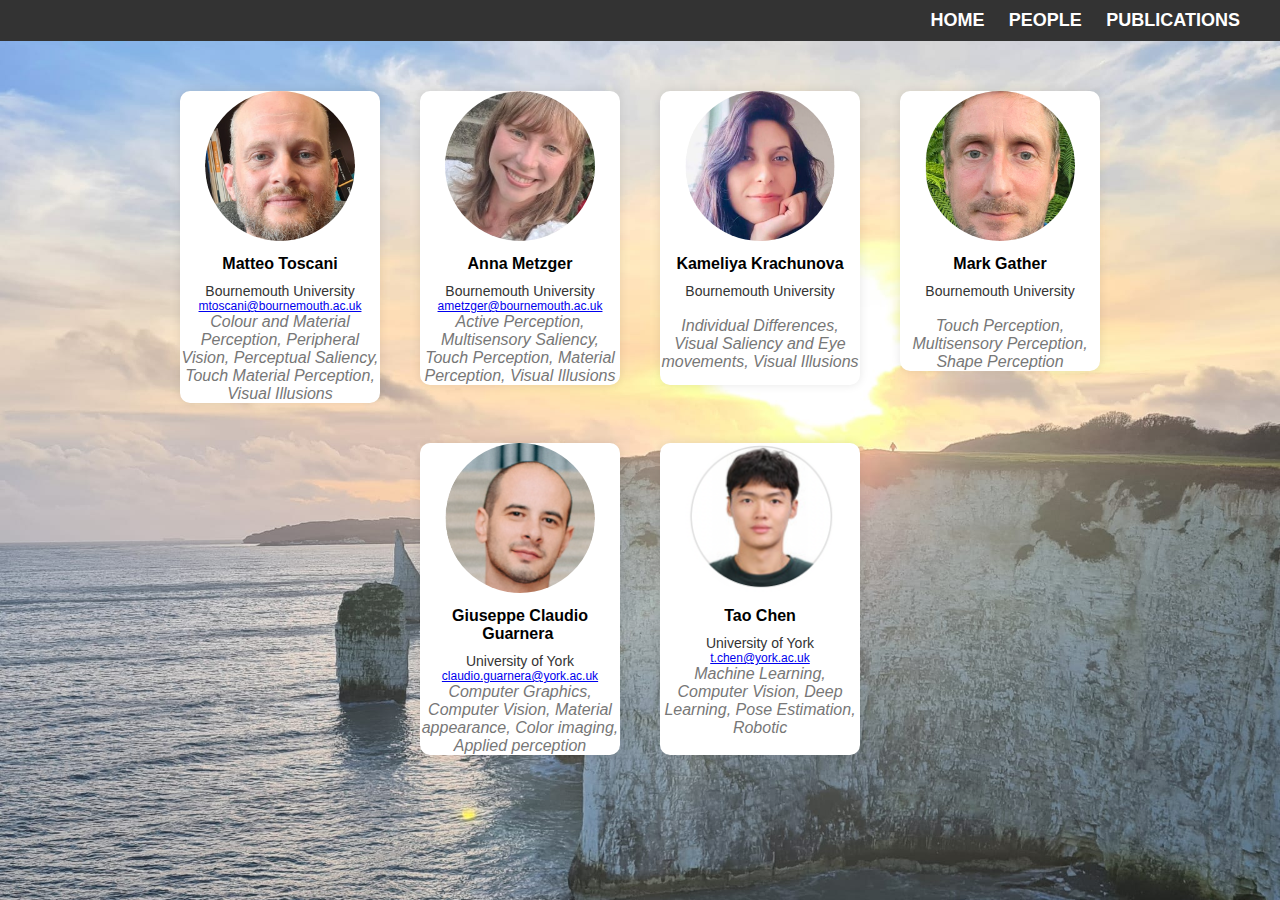
<file: people.html>
<!DOCTYPE html>
<html lang="en-US"><head>
<meta charset="UTF-8">
<meta http-equiv="X-UA-Compatible" content="IE=edge">
<meta name="viewport" content="width=device-width, initial-scale=1">
<title>Our Group</title>
 
	<style>
	.navigation {
    text-align: right;
    background-color: #333;
    padding: 10px 20px;
  }

  .navigation ul {
    list-style-type: none;
    margin: 0;
    padding: 0;
  }

  .navigation li {
    display: inline-block;
    margin-right: 20px;
  }

  .navigation a {
    text-decoration: none;
    color: #fff;
    font-weight: bold;
  }

  .navigation a:hover {
    text-decoration: underline;
  }
		</style>
	
<style>
  body {
    margin: 0;
    padding: 0;
    font-family: Arial, sans-serif;
    background-color: #f0f5f9;
	      background-image: url('background.jpeg'); /* Add your background image URL here */
    background-size: cover;
    background-repeat: no-repeat;
    background-attachment: fixed;
  }


	
  .container {
    display: flex;
    flex-wrap: wrap;
    justify-content: center;
    align-items: flex-start;
    padding: 20px;
  }

  .member-container {
    text-align: center;
    margin: 20px;
    width: 200px;
    background-color: #fff;
    border-radius: 10px;
    box-shadow: 0px 0px 10px rgba(0, 0, 0, 0.1);
    transition: transform 0.2s;
  }

  .member-container:hover {
    transform: scale(1.05);
  }

  .member-photo {
    width: 150px;
    height: 150px;
    border-radius: 50%;
    object-fit: cover;
  }

  .member-name {
    font-weight: bold;
    margin: 10px 0;
  }

  .member-email {
    color: #555;
	  font-size: 12px;
  }

  .research-interests {
    font-style: italic;
    color: #777;
  }

  .affiliation {
    color: #333;
    font-size: 14px;
  }

  .collaborator-container {
    display: flex;
    justify-content: space-between;
  }
	
	 .title {
    font-size: 40px;
    margin: 0 0 10px 100px; /* Adjust the margin value to shift the title to the right */
    padding: 0;
  }
</style>
</head>
<body>

	
	<div class="navigation">
 <ul>
    <li style="font-size: 18px;  color: #FFFFFF" ><a href="index.html">HOME</a></li>
    <li style="font-size: 18px;  color: #FFFFFF"><a href="people.html">PEOPLE</a></li>
    <li style="font-size: 18px;  color: #FFFFFF"><a href="publications.html">PUBLICATIONS</a></li>
  </ul>
</div>
	

	
<h1 class="title"> </h1>

<div class="container">
  <div class="member-container">
    <img src="Matteo.png" alt="Member 1" class="member-photo">
    <div class="member-name">Matteo Toscani</div>
    <div class="affiliation">Bournemouth University</div>
    <div class="member-email"><a href="mailto:john@example.com">mtoscani@bournemouth.ac.uk</a></div>
    <div class="research-interests">Colour and Material Perception, Peripheral Vision, Perceptual Saliency, Touch Material Perception, Visual Illusions</div>
  </div>

  <div class="collaborator-container">
    <div class="member-container">
      <img src="Anna.jpg" alt="Collaborator 1" class="member-photo">
      <div class="member-name">Anna Metzger</div>
      <div class="affiliation">Bournemouth University</div>
      <div class="member-email"><a href="mailto:alice@example.com">ametzger@bournemouth.ac.uk</a></div>
      <div class="research-interests">Active Perception, Multisensory Saliency, Touch Perception, Material Perception, Visual Illusions </div>
    </div>

    <div class="member-container">
      <img src="Kameliya.png" alt="Collaborator 2" class="member-photo">
      <div class="member-name">Kameliya Krachunova</div>
      <div class="affiliation">Bournemouth University</div>
      <div class="member-email"><a href="mailto:bob@example.com">  </a></div>
      <div class="research-interests"> <br> Individual Differences, Visual Saliency and Eye movements, Visual Illusions</div>
    </div>
  </div>

  <div class="member-container">
    <img src="Mark.png" alt="Member 3" class="member-photo">
    <div class="member-name">Mark Gather</div>
    <div class="affiliation">Bournemouth University</div>
    <div class="member-email"><a href="mailto:jane@example.com"> </a></div>
    <div class="research-interests"><br> Touch Perception, Multisensory Perception, Shape Perception </div>
  </div>

  
  <div class="collaborator-container">
    <div class="member-container">
      <img src="Claudio.png" alt="Collaborator 3" class="member-photo">
      <div class="member-name">Giuseppe Claudio Guarnera 
</div>
      <div class="affiliation">University of York</div>
      <div class="member-email"><a href="mailto:emily@example.com">claudio.guarnera@york.ac.uk</a></div>
      <div class="research-interests">Computer Graphics, Computer Vision, Material appearance, Color imaging, Applied perception </div>
    </div>

    <div class="member-container">
      <img src="Tao.png" alt="Collaborator 4" class="member-photo">
      <div class="member-name">Tao Chen</div>
      <div class="affiliation">University of York</div>
      <div class="member-email"><a href="mailto:michael@example.com">t.chen@york.ac.uk</a></div>
      <div class="research-interests">Machine Learning, Computer Vision, Deep Learning, Pose Estimation, Robotic</div>
    </div>
  </div>

</div>

</body>
</html>
</file>
